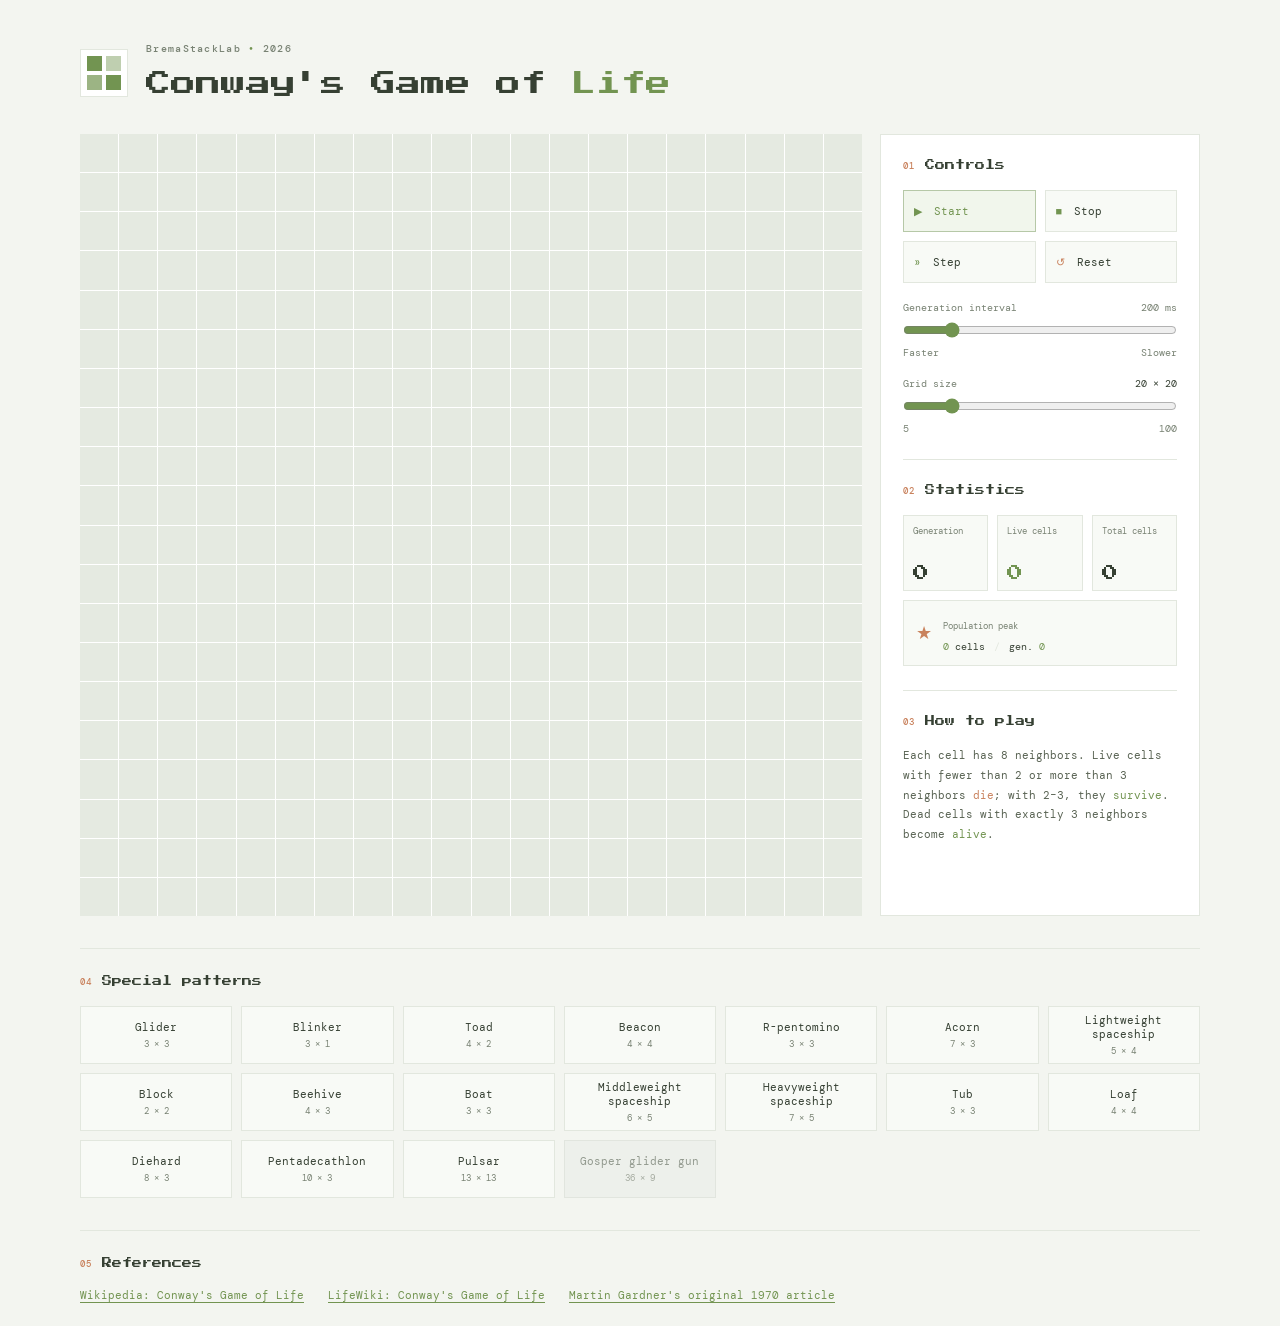
<file: index.html>
<!DOCTYPE html>
<html lang="en">
<head>
	<meta charset="UTF-8">
	<meta name="viewport" content="width=device-width, initial-scale=1.0">
	<meta name="theme-color" content="#f3f5f0">
	<title>Conway's Game of Life</title>
	<link rel="stylesheet" href="style.css">
	<script src="patterns.js" defer></script>
	<script src="script.js" defer></script>
</head>
<body>
	<main class="arcade-shell">
		<header class="site-header">
			<div class="brand-mark" aria-hidden="true"><span></span><span></span><span></span><span></span></div>
			<div>
				<p class="eyebrow"><a href="https://github.com/andpia" target="_blank" rel="noopener noreferrer">BremaStackLab</a> <span>•</span> 2026</p>
				<h1>Conway's Game of <span>Life</span></h1>
			</div>
		</header>

		<div class="game-layout">
			<section aria-label="Game board">
				<div class="board" id="board" aria-label="Game of Life grid"></div>
			</section>

			<aside class="control-panel" aria-label="Controls and statistics">
				<section class="panel-section" aria-labelledby="controls-title">
					<div class="section-heading">
						<span class="section-index">01</span>
						<h2 id="controls-title">Controls</h2>
					</div>
					<div class="button-grid">
						<button class="control-button button-start" id="start-button" type="button"><span aria-hidden="true">▶</span> Start</button>
						<button class="control-button" id="stop-button" type="button"><span aria-hidden="true">■</span> Stop</button>
						<button class="control-button" id="step-button" type="button"><span aria-hidden="true">»</span> Step</button>
						<button class="control-button button-reset" id="reset-button" type="button"><span aria-hidden="true">↺</span> Reset</button>
					</div>
					<div class="speed-control">
						<label for="speed-input">Generation interval</label>
						<output id="speed-output" for="speed-input">200 ms</output>
						<input type="range" id="speed-input" name="generation-interval" min="50" max="1000" step="50" value="200">
						<span>Faster</span><span>Slower</span>
					</div>
					<div class="size-control">
						<label for="size-input">Grid size</label>
						<output id="size-output" for="size-input">20 × 20</output>
						<input type="range" id="size-input" name="grid-size" min="5" max="100" step="1" value="20">
						<span>5</span><span>100</span>
					</div>
				</section>

				<section class="panel-section" aria-labelledby="stats-title">
					<div class="section-heading">
						<span class="section-index">02</span>
						<h2 id="stats-title">Statistics</h2>
					</div>
					<div class="stats-grid">
						<div class="stat-card">
							<span class="stat-label">Generation</span>
							<output class="stat-value" id="generation-output" aria-live="polite">0</output>
						</div>
						<div class="stat-card">
							<span class="stat-label">Live cells</span>
							<output class="stat-value stat-accent" id="population-output" aria-live="polite">0</output>
						</div>
						<div class="stat-card">
							<span class="stat-label">Total cells</span>
							<output class="stat-value" id="unique-cells-lived-output" aria-live="polite">0</output>
						</div>
					</div>
					<div class="record-card">
						<span class="record-icon" aria-hidden="true">★</span>
						<div>
							<span class="stat-label">Population peak</span>
							<p><output id="max-population-output" aria-live="polite">0</output> cells <span class="record-divider">/</span> gen. <output id="max-population-generation-output" aria-live="polite">0</output></p>
						</div>
					</div>
				</section>

				<section class="panel-section rules-section" aria-labelledby="rules-title">
					<div class="section-heading">
						<span class="section-index">03</span>
						<h2 id="rules-title">How to play</h2>
					</div>
					<div class="rules-content">
						<p>Each cell has 8 neighbors. Live cells with fewer than 2 or more than 3 neighbors <span class="rule-death">die</span>; with 2–3, they <span class="rule-life">survive</span>. Dead cells with exactly 3 neighbors become <span class="rule-life">alive</span>.</p>
					</div>
				</section>
			</aside>
		</div>

		<section class="patterns-section" aria-labelledby="patterns-title">
			<div class="section-heading">
				<span class="section-index">04</span>
				<h2 id="patterns-title">Special patterns</h2>
			</div>
			<div class="pattern-grid">
				<button class="control-button pattern-button" type="button" data-pattern="glider">Glider <span class="pattern-size">3 × 3</span></button>
				<button class="control-button pattern-button" type="button" data-pattern="blinker">Blinker <span class="pattern-size">3 × 1</span></button>
				<button class="control-button pattern-button" type="button" data-pattern="toad">Toad <span class="pattern-size">4 × 2</span></button>
				<button class="control-button pattern-button" type="button" data-pattern="beacon">Beacon <span class="pattern-size">4 × 4</span></button>
				<button class="control-button pattern-button" type="button" data-pattern="r-pentomino">R-pentomino <span class="pattern-size">3 × 3</span></button>
				<button class="control-button pattern-button" type="button" data-pattern="acorn">Acorn <span class="pattern-size">7 × 3</span></button>
				<button class="control-button pattern-button" type="button" data-pattern="lightweight-spaceship">Lightweight spaceship <span class="pattern-size">5 × 4</span></button>
				<button class="control-button pattern-button" type="button" data-pattern="block">Block <span class="pattern-size">2 × 2</span></button>
				<button class="control-button pattern-button" type="button" data-pattern="beehive">Beehive <span class="pattern-size">4 × 3</span></button>
				<button class="control-button pattern-button" type="button" data-pattern="boat">Boat <span class="pattern-size">3 × 3</span></button>
				<button class="control-button pattern-button" type="button" data-pattern="middleweight-spaceship">Middleweight spaceship <span class="pattern-size">6 × 5</span></button>
				<button class="control-button pattern-button" type="button" data-pattern="heavyweight-spaceship">Heavyweight spaceship <span class="pattern-size">7 × 5</span></button>
				<button class="control-button pattern-button" type="button" data-pattern="tub">Tub <span class="pattern-size">3 × 3</span></button>
				<button class="control-button pattern-button" type="button" data-pattern="loaf">Loaf <span class="pattern-size">4 × 4</span></button>
				<button class="control-button pattern-button" type="button" data-pattern="diehard">Diehard <span class="pattern-size">8 × 3</span></button>
				<button class="control-button pattern-button" type="button" data-pattern="pentadecathlon">Pentadecathlon <span class="pattern-size">10 × 3</span></button>
				<button class="control-button pattern-button" type="button" data-pattern="pulsar">Pulsar <span class="pattern-size">13 × 13</span></button>
				<button class="control-button pattern-button" type="button" data-pattern="gosper-glider-gun">Gosper glider gun <span class="pattern-size">36 × 9</span></button>
			</div>
		</section>

		<section class="references-section" aria-labelledby="references-title">
			<div class="section-heading">
				<span class="section-index">05</span>
				<h2 id="references-title">References</h2>
			</div>
			<ul class="reference-list">
				<li><a href="https://en.wikipedia.org/wiki/Conway%27s_Game_of_Life" target="_blank" rel="noopener noreferrer">Wikipedia: Conway's Game of Life</a></li>
				<li><a href="https://conwaylife.com/wiki/Conway%27s_Game_of_Life" target="_blank" rel="noopener noreferrer">LifeWiki: Conway's Game of Life</a></li>
				<li><a href="https://www.ibiblio.org/lifepatterns/october1970.html" target="_blank" rel="noopener noreferrer">Martin Gardner's original 1970 article</a></li>
			</ul>
		</section>
	</main>
</body>
</html>
</file>
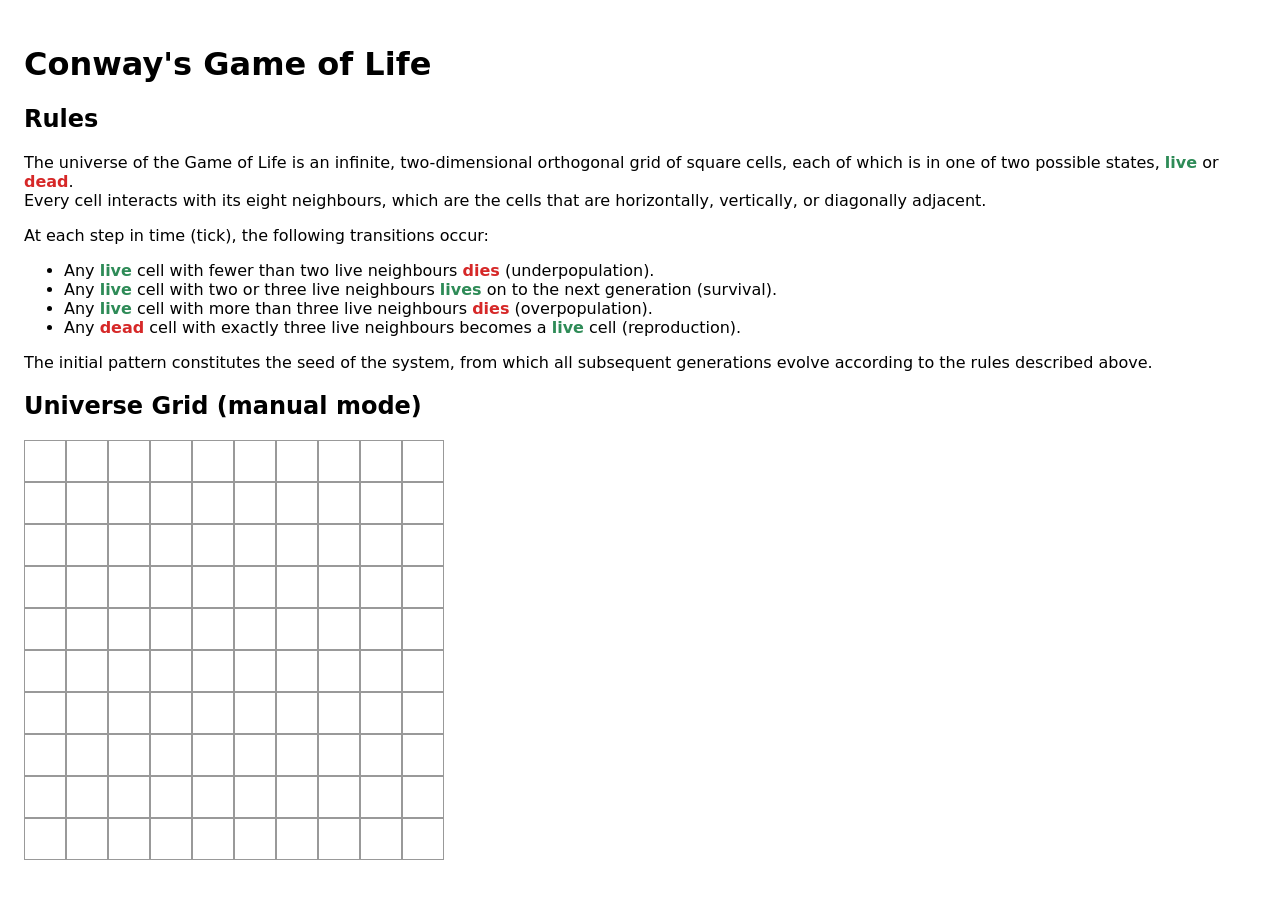
<file: game_of_life.html>
<!DOCTYPE html>
<html lang="it">
<head>
  <meta charset="UTF-8">
  <meta name="viewport" content="width=device-width, initial-scale=1.0">
  <title>Conway's Game of Life</title>
  <link rel="stylesheet" href="game_of_life.css">
  <link rel="stylesheet" href="manual_grid.css">
</head>
<body>
  <header class="page-header">
    <h1>Conway's Game of Life</h1>
  </header>
  <main class="layout">
    <section id="rules-section" class="rules-section" aria-labelledby="rules-title">
      <h2 id="rules-title">Rules</h2>
      <p>
        The universe of the Game of Life is an infinite, two-dimensional
        orthogonal grid of square cells, each of which is in one of two possible
        states, <span class="live">live</span> or <span class="dead">dead</span>.
        <br>Every cell interacts with its eight neighbours,
        which are the cells that are horizontally, vertically, or diagonally
        adjacent.
      </p>
      <p>At each step in time (tick), the following transitions occur:</p>
      <ul>
        <li>
          Any <span class="live">live</span> cell with fewer than two live neighbours <span class="dead">dies</span>
          (underpopulation).
        </li>
        <li>
          Any <span class="live">live</span> cell with two or three live neighbours <span class="live">lives</span> on to the next
          generation (survival).
        </li>
        <li>
          Any <span class="live">live</span> cell with more than three live neighbours <span class="dead">dies</span>
          (overpopulation).
        </li>
        <li>
          Any <span class="dead">dead</span> cell with exactly three live neighbours becomes a <span class="live">live</span> cell
          (reproduction).
        </li>
      </ul>
      <p>
        The initial pattern constitutes the seed of the system, from which all
        subsequent generations evolve according to the rules described above.
      </p>
    </section>
    <section id="manual-grid-section" class="manual-grid-section" aria-labelledby="manual-grid-title">
      <h2 id="manual-grid-title">Universe Grid (manual mode)</h2>
      <div id="manual-grid" class="manual-grid" aria-label="manual-grid"></div>
    </section>
  </main>
  <script src="manual_grid.js"></script>
</body>
</html>
</file>
<file: style.css>
@import url("https://fonts.googleapis.com/css2?family=DM+Mono:wght@400;500&family=Press+Start+2P&display=swap");

:root {
	color-scheme: light;
	font-family: "DM Mono", "Courier New", monospace;
	font-synthesis: none;
	text-rendering: optimizeLegibility;
	--color-bg: #f3f5f0;
	--color-panel: #ffffff;
	--color-panel-raised: #f8faf6;
	--color-line: #e2e7de;
	--color-text: #364033;
	--color-muted: #788273;
	--color-lime: #729451;
	--color-orange: #c9825d;
	--font-display: "Press Start 2P", "Courier New", monospace;
	color: var(--color-text);
	background: var(--color-bg);
}

* {
	box-sizing: border-box;
}

body {
	min-width: 320px;
	min-height: 100vh;
	margin: 0;
	background: var(--color-bg);
}

button,
input {
	font: inherit;
}

button:focus-visible,
input:focus-visible {
	outline: 2px solid var(--color-lime);
	outline-offset: 3px;
}

.arcade-shell {
	width: min(100% - 48px, 1120px);
	margin: 0 auto;
	padding: 42px 0 24px;
}

.site-header {
	display: flex;
	align-items: center;
	gap: 18px;
	margin-bottom: 30px;
}

.brand-mark {
	display: grid;
	width: 48px;
	height: 48px;
	grid-template: repeat(2, 1fr) / repeat(2, 1fr);
	gap: 4px;
	padding: 6px;
	border: 1px solid var(--color-line);
	background: var(--color-panel);
}

.brand-mark span {
	background: var(--color-lime);
}

.brand-mark span:nth-child(2) {
	opacity: 0.45;
}

.brand-mark span:nth-child(3) {
	opacity: 0.7;
}

.eyebrow,
.section-index {
	font-size: 10px;
	font-weight: 500;
	letter-spacing: 0.13em;
}

.eyebrow {
	margin: 0 0 9px;
	color: var(--color-muted);
}

.eyebrow span {
	color: var(--color-lime);
}

.eyebrow a {
	color: inherit;
	text-decoration: none;
}

.eyebrow a:hover {
	color: var(--color-lime);
}

h1,
h2,
p {
	margin-top: 0;
}

h1 {
	margin-bottom: 0;
	font-family: var(--font-display);
	font-size: clamp(18px, 3vw, 25px);
	line-height: 1.6;
}

h1 span {
	color: var(--color-lime);
}

.game-layout {
	display: grid;
	grid-template-columns: minmax(0, 1fr) 320px;
	gap: 18px;
}

.control-panel {
	display: flex;
	flex-direction: column;
	padding: 22px;
	border: 1px solid var(--color-line);
	background: var(--color-panel);
}

.section-heading {
	display: flex;
	align-items: center;
	gap: 10px;
	margin-bottom: 16px;
}

.board {
	display: grid;
	width: 100%;
	aspect-ratio: 1;
	gap: var(--pixel-gap);
	background: var(--color-panel);
}

.pixel {
	background-color: #e5eae1;
	cursor: crosshair;
	transition: background-color 100ms ease;
}

.pixel:hover {
	background-color: #cbd8c2;
}

.pixel.is-alive {
	background-color: var(--color-lime);
}

.pixel.is-born {
	background-color: #a9c48e;
}

.pixel.is-died {
	background-color: #e3b39a;
}

.panel-section + .panel-section {
	margin-top: 24px;
	padding-top: 22px;
	border-top: 1px solid var(--color-line);
}

.section-heading h2 {
	margin: 0;
	font-family: var(--font-display);
	font-size: 10px;
	line-height: 1.7;
}

.section-index {
	color: var(--color-orange);
	font-size: 9px;
}

.button-grid {
	display: grid;
	grid-template-columns: 1fr 1fr;
	gap: 9px;
}

.control-button {
	min-height: 42px;
	padding: 0 10px;
	border: 1px solid var(--color-line);
	background: var(--color-panel-raised);
	color: var(--color-text);
	cursor: pointer;
	font-size: 11px;
	text-align: left;
	transition: border-color 120ms ease, background-color 120ms ease, transform 120ms ease;
}

.control-button span {
	padding-right: 5px;
	color: var(--color-lime);
}

.control-button:hover {
	transform: translateY(-1px);
	border-color: var(--color-lime);
	background: #f0f5eb;
}

.control-button:disabled,
.control-button:disabled:hover {
	transform: none;
	border-color: var(--color-line);
	background: var(--color-panel-raised);
	color: var(--color-muted);
	cursor: not-allowed;
}

.button-start {
	border-color: #b6c8a7;
	background: #f1f6ec;
	color: var(--color-lime);
}

.button-reset span {
	color: var(--color-orange);
}

.size-control,
.speed-control {
	display: grid;
	grid-template-columns: 1fr auto;
	gap: 8px;
	margin-top: 18px;
	color: var(--color-muted);
	font-size: 10px;
}

.size-control output {
	color: var(--color-text);
}

.size-control input,
.speed-control input {
	width: 100%;
	grid-column: 1 / -1;
	margin: 0;
	accent-color: var(--color-lime);
}

.size-control span:last-child,
.speed-control span:last-child {
	text-align: right;
}

.stats-grid {
	display: grid;
	grid-template-columns: repeat(3, minmax(0, 1fr));
	gap: 9px;
}

.stat-card,
.record-card {
	border: 1px solid var(--color-line);
	background: var(--color-panel-raised);
}

.stat-card {
	display: flex;
	min-height: 76px;
	flex-direction: column;
	justify-content: space-between;
	padding: 9px;
}

.stat-label {
	color: var(--color-muted);
	font-size: 9px;
}

.stat-value {
	color: var(--color-text);
	font-family: var(--font-display);
	font-size: 16px;
}

.stat-accent {
	color: var(--color-lime);
}

.record-card {
	display: flex;
	align-items: center;
	gap: 11px;
	margin-top: 9px;
	padding: 12px;
}

.record-icon {
	color: var(--color-orange);
	font-size: 18px;
}

.record-card p {
	margin: 6px 0 0;
	font-size: 10px;
}

.record-card output {
	color: var(--color-lime);
}

.record-divider {
	padding: 0 3px;
	color: var(--color-line);
}

.rules-content {
	color: #596353;
	font-size: 11px;
	line-height: 1.8;
}

.rules-content p {
	margin: 10px 0;
}

.rule-life {
	color: var(--color-lime);
}

.rule-death {
	color: var(--color-orange);
}

.patterns-section,
.references-section {
	margin-top: 32px;
	padding-top: 24px;
	border-top: 1px solid var(--color-line);
}

.reference-list {
	display: flex;
	flex-wrap: wrap;
	gap: 12px 24px;
	margin: 0;
	padding: 0;
	list-style: none;
	font-size: 11px;
}

.reference-list a {
	color: var(--color-lime);
	text-underline-offset: 3px;
}

.reference-list a:hover {
	color: var(--color-text);
}

.pattern-grid {
	display: grid;
	grid-template-columns: repeat(auto-fit, minmax(140px, 1fr));
	gap: 9px;
}

.pattern-button {
	display: flex;
	min-height: 58px;
	flex-direction: column;
	align-items: center;
	justify-content: center;
	gap: 4px;
	text-align: center;
}

.pattern-button .pattern-size {
	padding: 0;
	color: var(--color-muted);
	font-size: 9px;
}

.pattern-button:disabled,
.pattern-button:disabled:hover {
	border-color: #e1e5de;
	background: #edf0eb;
	color: #92998e;
}

.pattern-button:disabled .pattern-size {
	color: #a4aa9f;
}

@media (max-width: 760px) {
	.arcade-shell {
		width: min(100% - 32px, 600px);
		padding-top: 28px;
	}

	.game-layout {
		grid-template-columns: 1fr;
	}

	.control-panel {
		display: grid;
		grid-template-columns: 1fr 1fr;
		gap: 18px;
	}

	.panel-section + .panel-section {
		margin: 0;
		padding: 0 0 0 18px;
		border-top: 0;
		border-left: 1px solid var(--color-line);
	}

	.rules-section {
		grid-column: 1 / -1;
		padding: 18px 0 0;
		border-top: 1px solid var(--color-line);
		border-left: 0;
	}
}

@media (max-width: 500px) {
	.arcade-shell {
		width: min(100% - 24px, 440px);
		padding-top: 22px;
	}

	.site-header {
		gap: 12px;
		margin-bottom: 22px;
	}

	.brand-mark {
		width: 40px;
		height: 40px;
	}

	.control-panel {
		grid-template-columns: 1fr;
		padding: 16px;
	}

	.panel-section + .panel-section {
		padding: 18px 0 0;
		border-top: 1px solid var(--color-line);
		border-left: 0;
	}
}

@media (prefers-reduced-motion: reduce) {
	* {
		scroll-behavior: auto !important;
		transition-duration: 0.01ms !important;
	}
}
</file>
<file: game_of_life.css>
body {
  font-family: system-ui, sans-serif;
  padding: 1rem;
}

header {
  margin-bottom: 1rem;
}

.rules-section .dead {
  color: #d62828;
  font-weight: bold;
}

.rules-section .live {
  color: #2e8b57;
  font-weight: bold;
}
</file>
<file: manual_grid.css>
.manual-grid {
  width: min(90vw, 420px);
  aspect-ratio: 1;
  display: grid;
  grid-template-columns: repeat(10, minmax(0, 1fr));
}

.cell {
  min-width: 0;
  aspect-ratio: 1;
  padding: 0;
  border: 1px solid #999;
  background: white;
  cursor: pointer;
  transition: background-color 0.15s ease, transform 0.15s ease;
}

.cell.is-dead {
  background: white;
}

.cell.is-nascent {
  background: #b2b1b1;
}

.cell.is-alive {
  background: #1f7a1f;
}

.cell:hover {
  transform: scale(1.03);
}

.cell:focus-visible {
  outline: 2px solid #06c;
  outline-offset: -2px;
}
</file>
